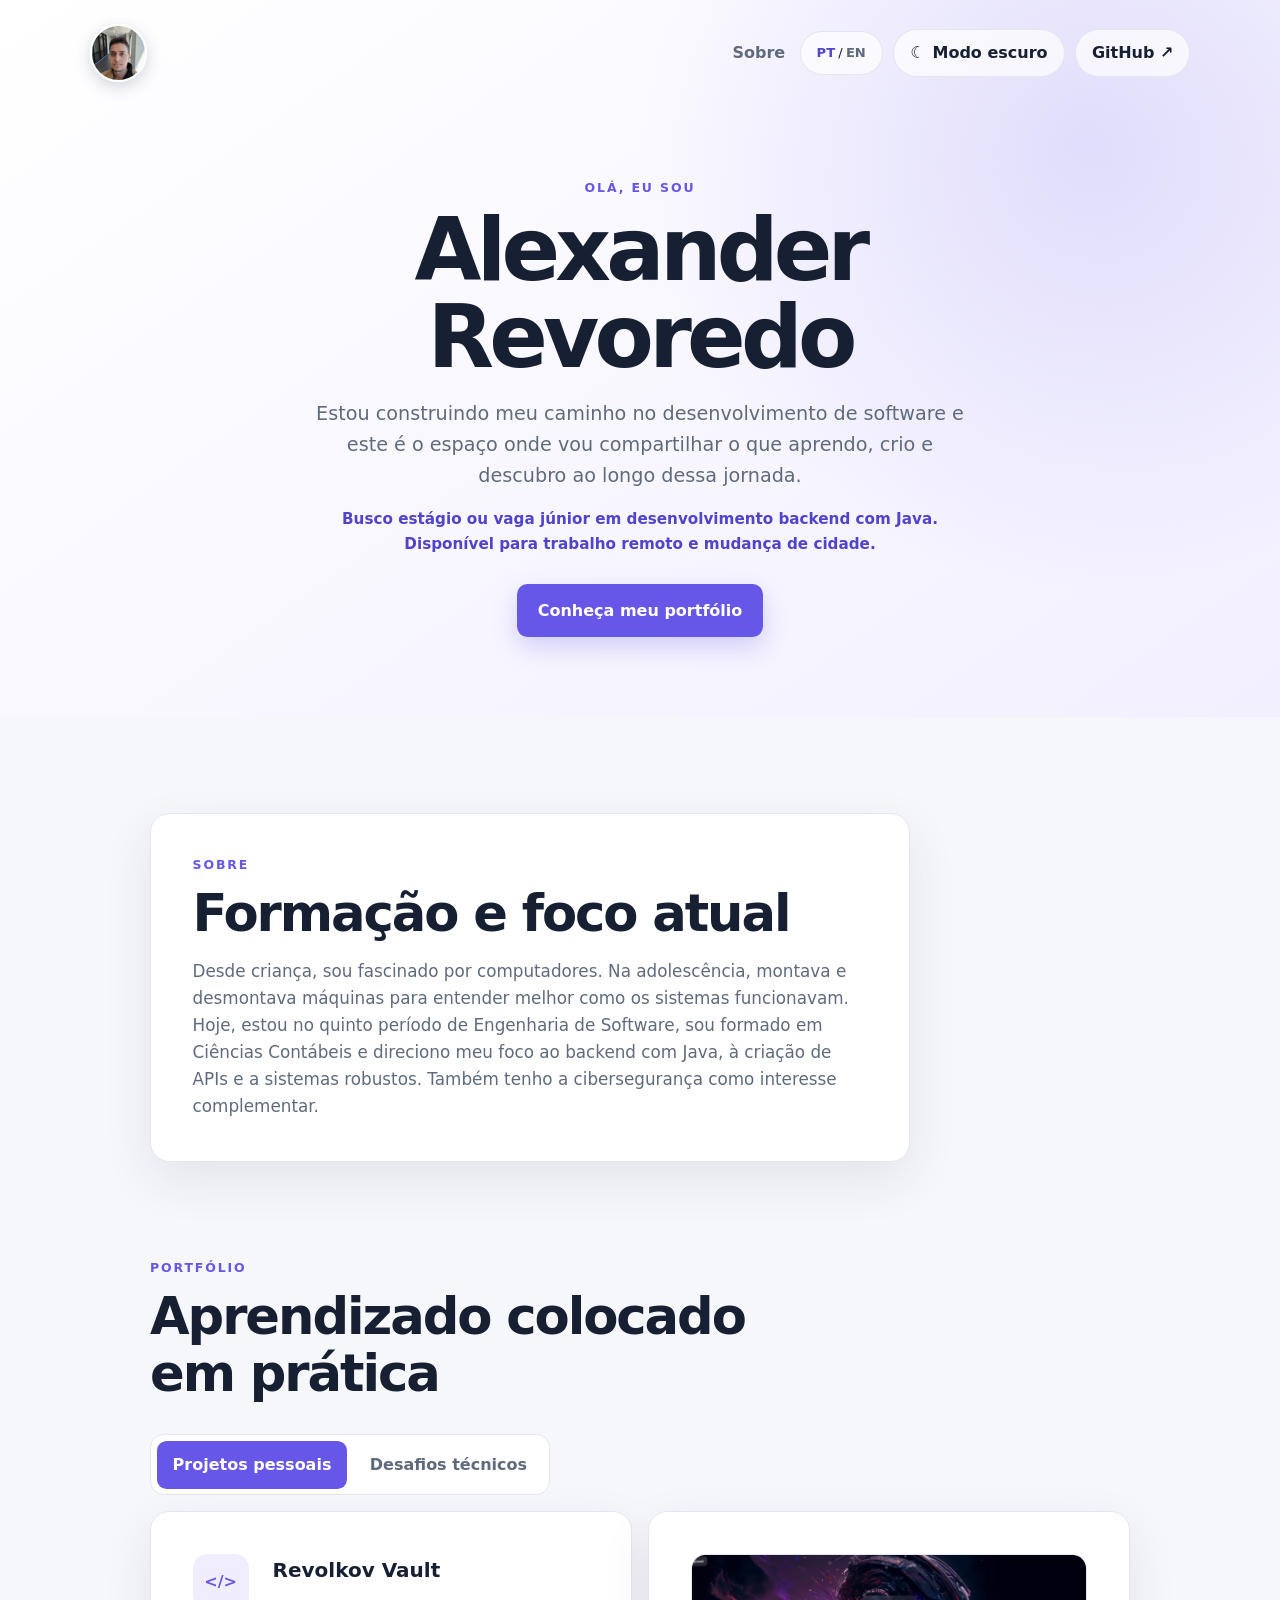
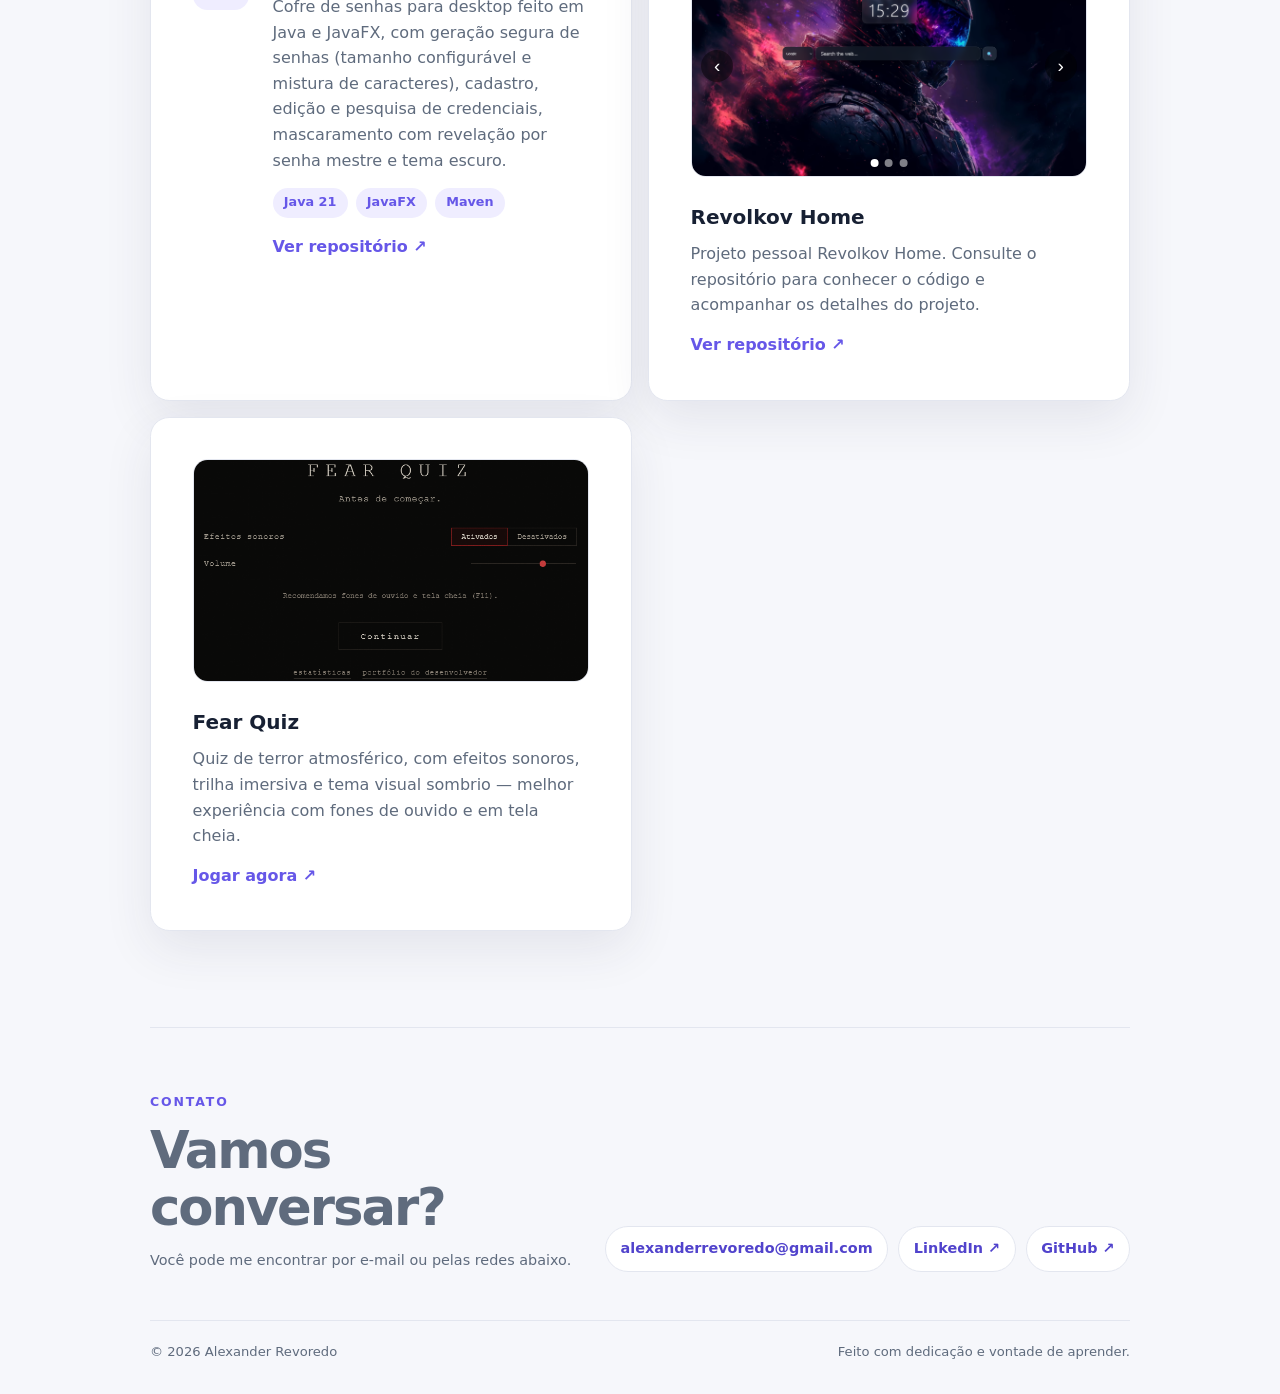
<file: index.html>
<!DOCTYPE html>
<html lang="pt-BR">
<head>
    <meta charset="UTF-8">
    <meta name="viewport" content="width=device-width, initial-scale=1.0">
    <meta name="description" content="Portfólio de Alexander Revoredo, desenvolvedor em aprendizado." data-i18n-content="meta.description">
    <title>Alexander Revoredo | Portfólio</title>
    <link rel="icon" href="/images/alexander-revoredo.jpg">
    <meta name="theme-color" content="#f6f7fb">
    <link rel="stylesheet" href="/css/style.css">
    <script src="/js/i18n.js?v=20260802-3"></script>
    <script src="/js/theme.js"></script>
    <script src="/js/tabs.js" defer></script>
    <script src="/js/carousel.js" defer></script>
    <script src="/js/reveal.js" defer></script>
</head>
<body>
    <a class="skip-link" href="#conteudo" data-i18n="a11y.skipToContent">Pular para o conteúdo</a>
    <header class="hero">
        <nav class="navigation" aria-label="Navegação principal" data-i18n-aria-label="nav.main">
            <a class="profile-link" href="/" aria-label="Página inicial de Alexander Revoredo" data-i18n-aria-label="nav.home">
                <img class="profile-avatar" src="/images/alexander-revoredo.jpg" alt="Foto de Alexander Revoredo" data-i18n-alt="nav.photoAlt">
            </a>
            <div class="navigation-actions">
                <a class="menu-link" href="#sobre" data-i18n="nav.about">Sobre</a>
                <button class="language-toggle" type="button" aria-pressed="false" aria-label="Mudar idioma para inglês">
                    <span class="language-option is-active" data-language-option="pt">PT</span>
                    <span aria-hidden="true">/</span>
                    <span class="language-option" data-language-option="en">EN</span>
                </button>
                <button class="theme-toggle" type="button" aria-pressed="false" aria-label="Ativar modo escuro">
                    <span class="theme-icon" aria-hidden="true">☾</span>
                    <span class="theme-label">Modo escuro</span>
                </button>
                <a class="github-link" href="https://github.com/AlexanderRevoredo" target="_blank" rel="noopener noreferrer">
                    GitHub <span class="link-arrow" aria-hidden="true">↗</span>
                </a>
            </div>
        </nav>

        <div class="hero-content">
            <p class="eyebrow" data-i18n="hero.eyebrow">Olá, eu sou</p>
            <h1>Alexander Revoredo</h1>
            <p class="introduction" data-i18n="hero.introduction">
                Estou construindo meu caminho no desenvolvimento de software e este é o espaço onde vou compartilhar
                o que aprendo, crio e descubro ao longo dessa jornada.
            </p>
            <p class="opportunity-note" data-i18n="hero.opportunity">
                Busco estágio ou vaga júnior em desenvolvimento backend com Java. Disponível para trabalho remoto e
                mudança de cidade.
            </p>
            <a class="primary-button" href="#projetos" data-i18n="hero.cta">Conheça meu portfólio</a>
        </div>
    </header>

    <main id="conteudo">
        <section class="about" id="sobre" aria-labelledby="about-title">
            <div class="about-card" data-reveal>
                <p class="eyebrow" data-i18n="about.eyebrow">Sobre</p>
                <h2 id="about-title" data-i18n="about.title">Formação e foco atual</h2>
                <p data-i18n="about.body">
                    Desde criança, sou fascinado por computadores. Na adolescência, montava e desmontava máquinas para
                    entender melhor como os sistemas funcionavam. Hoje, estou no quinto período de Engenharia de
                    Software, sou formado em Ciências Contábeis e direciono meu foco ao backend com Java, à criação de
                    APIs e a sistemas robustos. Também tenho a cibersegurança como interesse complementar.
                </p>
            </div>
        </section>

        <section class="projects" id="projetos" aria-labelledby="projects-title">
            <div class="section-heading">
                <p class="eyebrow" data-i18n="projects.eyebrow">Portfólio</p>
                <h2 id="projects-title" data-i18n="projects.title">Aprendizado colocado em prática</h2>
            </div>

            <div class="tabs" data-tabs>
                <div class="tab-list" role="tablist" aria-label="Categorias do portfólio" data-i18n-aria-label="projects.tabsLabel">
                    <button class="tab-button" id="personal-projects-tab" type="button" role="tab"
                            aria-selected="true" aria-controls="personal-projects-panel" tabindex="0" data-i18n="projects.personalTab">
                        Projetos pessoais
                    </button>
                    <button class="tab-button" id="technical-challenges-tab" type="button" role="tab"
                            aria-selected="false" aria-controls="technical-challenges-panel" tabindex="-1" data-i18n="projects.challengesTab">
                        Desafios técnicos
                    </button>
                </div>

                <div class="tab-panel" id="personal-projects-panel" role="tabpanel"
                     aria-labelledby="personal-projects-tab" tabindex="0">
                    <div class="projects-grid">
                        <article class="project-placeholder" data-reveal>
                            <div class="placeholder-icon" aria-hidden="true">&lt;/&gt;</div>
                            <div>
                                <h3 data-i18n="projects.vault.title">Revolkov Vault</h3>
                                <p data-i18n="projects.vault.body">
                                    Cofre de senhas para desktop feito em Java e JavaFX, com geração segura de senhas
                                    (tamanho configurável e mistura de caracteres), cadastro, edição e pesquisa de
                                    credenciais, mascaramento com revelação por senha mestre e tema escuro.
                                </p>
                                <ul class="project-tags" aria-label="Tecnologias utilizadas" data-i18n-aria-label="projects.vault.techLabel">
                                    <li>Java 21</li>
                                    <li>JavaFX</li>
                                    <li>Maven</li>
                                </ul>
                                <a class="project-link" href="https://github.com/AlexanderRevoredo/Revolkov-vault" target="_blank" rel="noopener noreferrer"
                                   aria-label="Repositório do Revolkov Vault no GitHub (abre em uma nova aba)" data-i18n-aria-label="projects.vault.linkLabel">
                                    <span data-i18n="projects.vault.link">Ver repositório</span> <span class="link-arrow" aria-hidden="true">↗</span>
                                </a>
                            </div>
                        </article>

                        <article class="project-placeholder project-placeholder--media" data-reveal>
                            <div class="project-carousel" data-carousel>
                                <ul class="project-carousel-track">
                                    <li class="project-carousel-slide is-active">
                                        <img src="/images/revolkov-home-1.webp" loading="lazy" decoding="async"
                                             alt="Captura de tela do Revolkov Home com plano de fundo futurista" data-i18n-alt="projects.home.image1Alt">
                                    </li>
                                    <li class="project-carousel-slide">
                                        <img src="/images/revolkov-home-2.webp" loading="lazy" decoding="async"
                                             alt="Captura de tela do Revolkov Home com plano de fundo de anime" data-i18n-alt="projects.home.image2Alt">
                                    </li>
                                    <li class="project-carousel-slide">
                                        <img src="/images/revolkov-home-3.webp" loading="lazy" decoding="async"
                                             alt="Captura de tela do Revolkov Home com plano de fundo de central de monitores" data-i18n-alt="projects.home.image3Alt">
                                    </li>
                                </ul>
                                <button type="button" class="carousel-control carousel-control--prev"
                                        aria-label="Imagem anterior" data-i18n-aria-label="projects.carousel.prevLabel">‹</button>
                                <button type="button" class="carousel-control carousel-control--next"
                                        aria-label="Próxima imagem" data-i18n-aria-label="projects.carousel.nextLabel">›</button>
                                <div class="carousel-dots">
                                    <button type="button" class="carousel-dot is-active" data-index="0"
                                            aria-label="Ver imagem 1 de 3" data-i18n-aria-label="projects.carousel.dot1"></button>
                                    <button type="button" class="carousel-dot" data-index="1"
                                            aria-label="Ver imagem 2 de 3" data-i18n-aria-label="projects.carousel.dot2"></button>
                                    <button type="button" class="carousel-dot" data-index="2"
                                            aria-label="Ver imagem 3 de 3" data-i18n-aria-label="projects.carousel.dot3"></button>
                                </div>
                            </div>
                            <div>
                                <h3 data-i18n="projects.home.title">Revolkov Home</h3>
                                <p data-i18n="projects.home.body">
                                    Projeto pessoal Revolkov Home. Consulte o repositório para conhecer o código e
                                    acompanhar os detalhes do projeto.
                                </p>
                                <a class="project-link" href="https://github.com/AlexanderRevoredo/revolkov-Home" target="_blank" rel="noopener noreferrer"
                                   aria-label="Repositório do Revolkov Home no GitHub (abre em uma nova aba)" data-i18n-aria-label="projects.home.linkLabel">
                                    <span data-i18n="projects.home.link">Ver repositório</span> <span class="link-arrow" aria-hidden="true">↗</span>
                                </a>
                            </div>
                        </article>

                        <article class="project-placeholder project-placeholder--media" data-reveal>
                            <img class="project-thumbnail" src="/images/fear-quiz.webp" loading="lazy" decoding="async"
                                 alt="Captura de tela do Fear Quiz" data-i18n-alt="projects.fearQuiz.imageAlt">
                            <div>
                                <h3 data-i18n="projects.fearQuiz.title">Fear Quiz</h3>
                                <p data-i18n="projects.fearQuiz.body">
                                    Quiz de terror atmosférico, com efeitos sonoros, trilha imersiva e tema visual
                                    sombrio — melhor experiência com fones de ouvido e em tela cheia.
                                </p>
                                <a class="project-link" href="https://fear-quiz.onrender.com/" target="_blank" rel="noopener noreferrer"
                                   aria-label="Jogar Fear Quiz (abre em uma nova aba)" data-i18n-aria-label="projects.fearQuiz.linkLabel">
                                    <span data-i18n="projects.fearQuiz.link">Jogar agora</span> <span class="link-arrow" aria-hidden="true">↗</span>
                                </a>
                            </div>
                        </article>
                    </div>
                </div>

                <article class="project-placeholder tab-panel" id="technical-challenges-panel" role="tabpanel"
                         aria-labelledby="technical-challenges-tab" tabindex="0" hidden>
                    <div class="placeholder-icon" aria-hidden="true">✓</div>
                    <div>
                        <h3 data-i18n="projects.challengesTitle">Desafios técnicos aparecerão aqui</h3>
                        <p data-i18n="projects.challengesBody">
                            Esta área poderá apresentar soluções para desafios práticos propostos por empresas em
                            processos seletivos, atuais ou antigos, como demonstração de habilidade — sem indicar
                            aprovação ou contratação.
                        </p>
                    </div>
                </article>
            </div>
        </section>
    </main>

    <footer class="site-footer" id="contato" aria-labelledby="contact-title">
        <div class="contact-content" data-reveal>
            <div>
                <p class="eyebrow" data-i18n="contact.eyebrow">Contato</p>
                <h2 id="contact-title" data-i18n="contact.title">Vamos conversar?</h2>
                <p class="contact-introduction" data-i18n="contact.introduction">Você pode me encontrar por e-mail ou pelas redes abaixo.</p>
            </div>

            <address class="contact-links">
                <a href="mailto:alexanderrevoredo@gmail.com" aria-label="Enviar e-mail para Alexander Revoredo"
                   data-i18n-aria-label="contact.emailLabel">alexanderrevoredo@gmail.com</a>
                <a href="https://www.linkedin.com/in/alex-revolkov/" target="_blank" rel="noopener noreferrer"
                   aria-label="LinkedIn de Alexander Revoredo (abre em uma nova aba)" data-i18n-aria-label="contact.linkedinLabel">
                    <span data-i18n="contact.linkedin">LinkedIn</span> <span class="link-arrow" aria-hidden="true">↗</span>
                </a>
                <a href="https://github.com/AlexanderRevoredo" target="_blank" rel="noopener noreferrer"
                   aria-label="GitHub de Alexander Revoredo (abre em uma nova aba)" data-i18n-aria-label="contact.githubLabel">
                    <span data-i18n="contact.github">GitHub</span> <span class="link-arrow" aria-hidden="true">↗</span>
                </a>
            </address>
        </div>

        <div class="footer-note">
            <p class="footer-copyright" data-i18n="footer.copyright">© 2026 Alexander Revoredo</p>
            <p class="footer-signature" data-i18n="footer.note">Feito com dedicação e vontade de aprender.</p>
        </div>
    </footer>
</body>
</html>
</file>
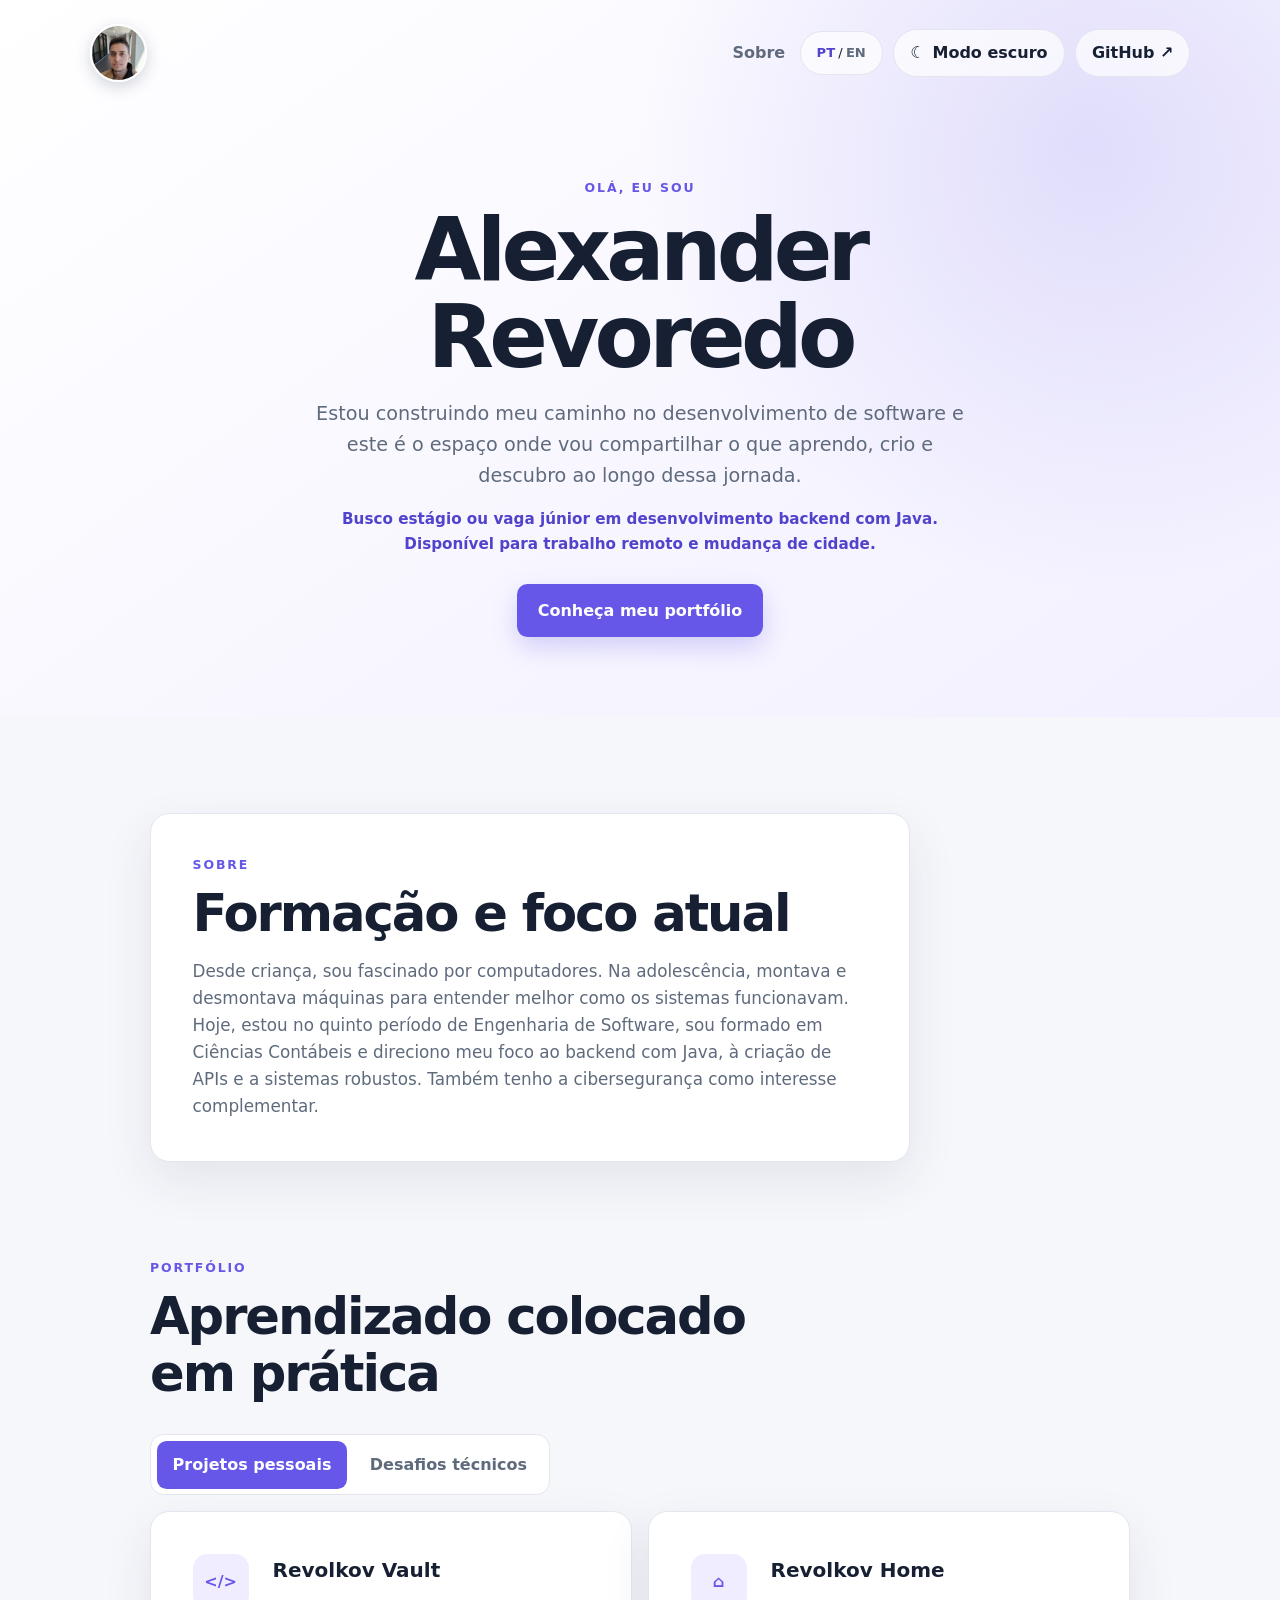
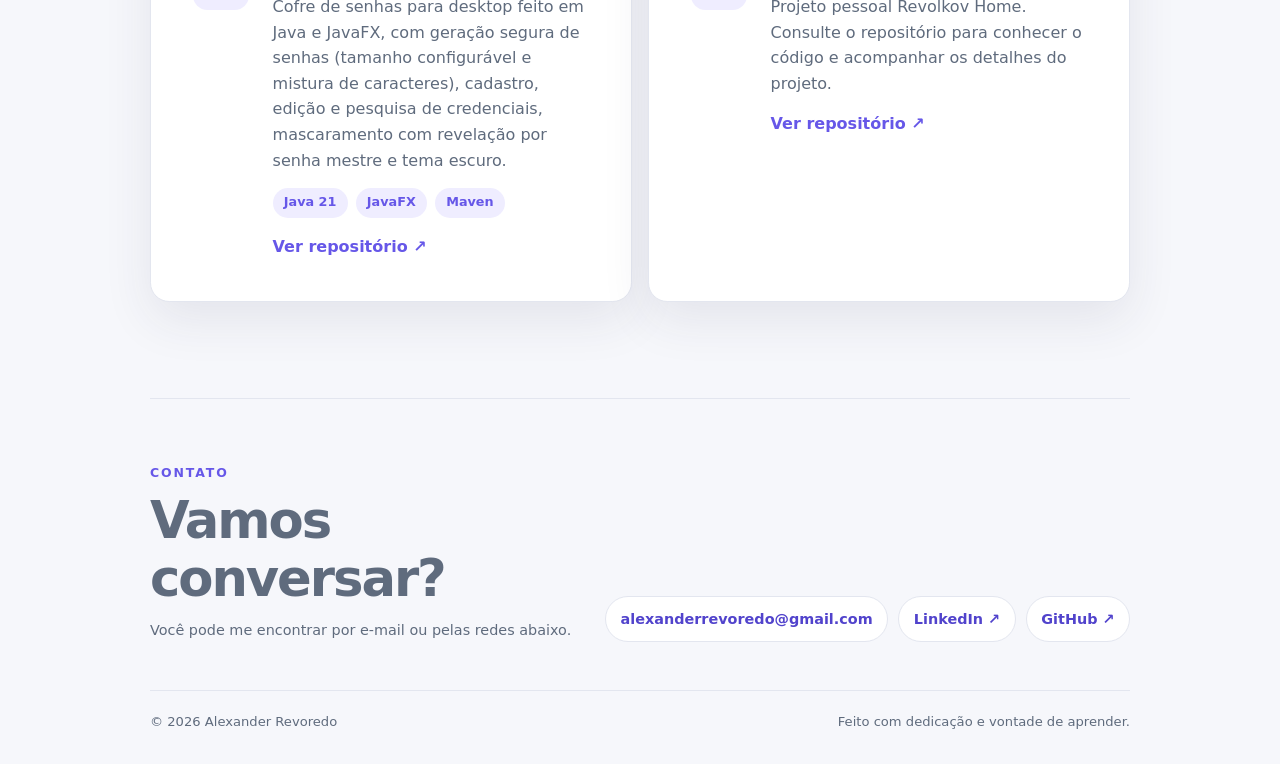
<file: src/main/resources/static/index.html>
<!DOCTYPE html>
<html lang="pt-BR">
<head>
    <meta charset="UTF-8">
    <meta name="viewport" content="width=device-width, initial-scale=1.0">
    <meta name="description" content="Portfólio de Alexander Revoredo, desenvolvedor em aprendizado." data-i18n-content="meta.description">
    <title>Alexander Revoredo | Portfólio</title>
    <link rel="stylesheet" href="/css/style.css">
    <script src="/js/i18n.js?v=20260802-3"></script>
    <script src="/js/theme.js"></script>
    <script src="/js/tabs.js" defer></script>
</head>
<body>
    <header class="hero">
        <nav class="navigation" aria-label="Navegação principal" data-i18n-aria-label="nav.main">
            <a class="profile-link" href="/" aria-label="Página inicial de Alexander Revoredo" data-i18n-aria-label="nav.home">
                <img class="profile-avatar" src="/images/alexander-revoredo.jpg" alt="Foto de Alexander Revoredo" data-i18n-alt="nav.photoAlt">
            </a>
            <div class="navigation-actions">
                <a class="menu-link" href="#sobre" data-i18n="nav.about">Sobre</a>
                <button class="language-toggle" type="button" aria-pressed="false" aria-label="Mudar idioma para inglês">
                    <span class="language-option is-active" data-language-option="pt">PT</span>
                    <span aria-hidden="true">/</span>
                    <span class="language-option" data-language-option="en">EN</span>
                </button>
                <button class="theme-toggle" type="button" aria-pressed="false" aria-label="Ativar modo escuro">
                    <span class="theme-icon" aria-hidden="true">☾</span>
                    <span class="theme-label">Modo escuro</span>
                </button>
                <a class="github-link" href="https://github.com/AlexanderRevoredo" target="_blank" rel="noopener noreferrer">
                    GitHub <span aria-hidden="true">↗</span>
                </a>
            </div>
        </nav>

        <div class="hero-content">
            <p class="eyebrow" data-i18n="hero.eyebrow">Olá, eu sou</p>
            <h1>Alexander Revoredo</h1>
            <p class="introduction" data-i18n="hero.introduction">
                Estou construindo meu caminho no desenvolvimento de software e este é o espaço onde vou compartilhar
                o que aprendo, crio e descubro ao longo dessa jornada.
            </p>
            <p class="opportunity-note" data-i18n="hero.opportunity">
                Busco estágio ou vaga júnior em desenvolvimento backend com Java. Disponível para trabalho remoto e
                mudança de cidade.
            </p>
            <a class="primary-button" href="#projetos" data-i18n="hero.cta">Conheça meu portfólio</a>
        </div>
    </header>

    <main>
        <section class="about" id="sobre" aria-labelledby="about-title">
            <div class="about-card">
                <p class="eyebrow" data-i18n="about.eyebrow">Sobre</p>
                <h2 id="about-title" data-i18n="about.title">Formação e foco atual</h2>
                <p data-i18n="about.body">
                    Desde criança, sou fascinado por computadores. Na adolescência, montava e desmontava máquinas para
                    entender melhor como os sistemas funcionavam. Hoje, estou no quinto período de Engenharia de
                    Software, sou formado em Ciências Contábeis e direciono meu foco ao backend com Java, à criação de
                    APIs e a sistemas robustos. Também tenho a cibersegurança como interesse complementar.
                </p>
            </div>
        </section>

        <section class="projects" id="projetos" aria-labelledby="projects-title">
            <div class="section-heading">
                <p class="eyebrow" data-i18n="projects.eyebrow">Portfólio</p>
                <h2 id="projects-title" data-i18n="projects.title">Aprendizado colocado em prática</h2>
            </div>

            <div class="tabs" data-tabs>
                <div class="tab-list" role="tablist" aria-label="Categorias do portfólio" data-i18n-aria-label="projects.tabsLabel">
                    <button class="tab-button" id="personal-projects-tab" type="button" role="tab"
                            aria-selected="true" aria-controls="personal-projects-panel" tabindex="0" data-i18n="projects.personalTab">
                        Projetos pessoais
                    </button>
                    <button class="tab-button" id="technical-challenges-tab" type="button" role="tab"
                            aria-selected="false" aria-controls="technical-challenges-panel" tabindex="-1" data-i18n="projects.challengesTab">
                        Desafios técnicos
                    </button>
                </div>

                <div class="tab-panel" id="personal-projects-panel" role="tabpanel"
                     aria-labelledby="personal-projects-tab" tabindex="0">
                    <div class="projects-grid">
                        <article class="project-placeholder">
                            <div class="placeholder-icon" aria-hidden="true">&lt;/&gt;</div>
                            <div>
                                <h3 data-i18n="projects.vault.title">Revolkov Vault</h3>
                                <p data-i18n="projects.vault.body">
                                    Cofre de senhas para desktop feito em Java e JavaFX, com geração segura de senhas
                                    (tamanho configurável e mistura de caracteres), cadastro, edição e pesquisa de
                                    credenciais, mascaramento com revelação por senha mestre e tema escuro.
                                </p>
                                <ul class="project-tags" aria-label="Tecnologias utilizadas" data-i18n-aria-label="projects.vault.techLabel">
                                    <li>Java 21</li>
                                    <li>JavaFX</li>
                                    <li>Maven</li>
                                </ul>
                                <a class="project-link" href="https://github.com/AlexanderRevoredo/Revolkov-vault" target="_blank" rel="noopener noreferrer"
                                   aria-label="Repositório do Revolkov Vault no GitHub (abre em uma nova aba)" data-i18n-aria-label="projects.vault.linkLabel">
                                    <span data-i18n="projects.vault.link">Ver repositório</span> <span aria-hidden="true">↗</span>
                                </a>
                            </div>
                        </article>

                        <article class="project-placeholder">
                            <div class="placeholder-icon" aria-hidden="true">⌂</div>
                            <div>
                                <h3 data-i18n="projects.home.title">Revolkov Home</h3>
                                <p data-i18n="projects.home.body">
                                    Projeto pessoal Revolkov Home. Consulte o repositório para conhecer o código e
                                    acompanhar os detalhes do projeto.
                                </p>
                                <a class="project-link" href="https://github.com/AlexanderRevoredo/revolkov-Home" target="_blank" rel="noopener noreferrer"
                                   aria-label="Repositório do Revolkov Home no GitHub (abre em uma nova aba)" data-i18n-aria-label="projects.home.linkLabel">
                                    <span data-i18n="projects.home.link">Ver repositório</span> <span aria-hidden="true">↗</span>
                                </a>
                            </div>
                        </article>
                    </div>
                </div>

                <article class="project-placeholder tab-panel" id="technical-challenges-panel" role="tabpanel"
                         aria-labelledby="technical-challenges-tab" tabindex="0" hidden>
                    <div class="placeholder-icon" aria-hidden="true">✓</div>
                    <div>
                        <h3 data-i18n="projects.challengesTitle">Desafios técnicos aparecerão aqui</h3>
                        <p data-i18n="projects.challengesBody">
                            Esta área poderá apresentar soluções para desafios práticos propostos por empresas em
                            processos seletivos, atuais ou antigos, como demonstração de habilidade — sem indicar
                            aprovação ou contratação.
                        </p>
                    </div>
                </article>
            </div>
        </section>
    </main>

    <footer class="site-footer" id="contato" aria-labelledby="contact-title">
        <div class="contact-content">
            <div>
                <p class="eyebrow" data-i18n="contact.eyebrow">Contato</p>
                <h2 id="contact-title" data-i18n="contact.title">Vamos conversar?</h2>
                <p class="contact-introduction" data-i18n="contact.introduction">Você pode me encontrar por e-mail ou pelas redes abaixo.</p>
            </div>

            <address class="contact-links">
                <a href="mailto:alexanderrevoredo@gmail.com" aria-label="Enviar e-mail para Alexander Revoredo"
                   data-i18n-aria-label="contact.emailLabel">alexanderrevoredo@gmail.com</a>
                <a href="https://www.linkedin.com/in/alex-revolkov/" target="_blank" rel="noopener noreferrer"
                   aria-label="LinkedIn de Alexander Revoredo (abre em uma nova aba)" data-i18n-aria-label="contact.linkedinLabel">
                    <span data-i18n="contact.linkedin">LinkedIn</span> <span aria-hidden="true">↗</span>
                </a>
                <a href="https://github.com/AlexanderRevoredo" target="_blank" rel="noopener noreferrer"
                   aria-label="GitHub de Alexander Revoredo (abre em uma nova aba)" data-i18n-aria-label="contact.githubLabel">
                    <span data-i18n="contact.github">GitHub</span> <span aria-hidden="true">↗</span>
                </a>
            </address>
        </div>

        <div class="footer-note">
            <p class="footer-copyright" data-i18n="footer.copyright">© 2026 Alexander Revoredo</p>
            <p class="footer-signature" data-i18n="footer.note">Feito com dedicação e vontade de aprender.</p>
        </div>
    </footer>
</body>
</html>
</file>
<file: css/style.css>
:root {
    --background: #f6f7fb;
    --surface: #ffffff;
    --text: #172033;
    --muted: #5f6b7d;
    --accent: #6657e8;
    --accent-dark: #5143cc;
    --border: #e3e6ef;
    --shadow: 0 18px 50px rgba(42, 48, 80, 0.09);
    --hero-start: #ffffff;
    --hero-end: #f2f0ff;
    --hero-glow: rgba(102, 87, 232, 0.16);
    --control-background: rgba(255, 255, 255, 0.7);
    --icon-background: #efedff;
    --shadow-hover: 0 24px 60px rgba(42, 48, 80, 0.16);
    color-scheme: light;
}

:root[data-theme="dark"] {
    --background: #0e1220;
    --surface: #171c2d;
    --text: #f2f3f8;
    --muted: #adb5c7;
    --accent: #9b91ff;
    --accent-dark: #b7b0ff;
    --border: #30374b;
    --shadow: 0 18px 50px rgba(0, 0, 0, 0.3);
    --hero-start: #151a2b;
    --hero-end: #101424;
    --hero-glow: rgba(139, 126, 255, 0.2);
    --control-background: rgba(23, 28, 45, 0.78);
    --icon-background: #29274d;
    --shadow-hover: 0 24px 60px rgba(0, 0, 0, 0.45);
    color-scheme: dark;
}

* {
    box-sizing: border-box;
}

html {
    scroll-behavior: smooth;
}

body {
    margin: 0;
    overflow-x: hidden;
    color: var(--text);
    background: var(--background);
    font-family: Inter, ui-sans-serif, system-ui, -apple-system, BlinkMacSystemFont, "Segoe UI", sans-serif;
    line-height: 1.6;
}

a {
    color: inherit;
}

.skip-link {
    position: absolute;
    top: -3rem;
    left: 1rem;
    z-index: 100;
    padding: 0.7rem 1.1rem;
    border-radius: 0.6rem;
    color: #ffffff;
    background: var(--accent);
    font-weight: 700;
    text-decoration: none;
    transition: top 180ms ease;
}

.skip-link:focus-visible {
    top: 1rem;
    outline: 3px solid var(--accent-dark);
    outline-offset: 3px;
}

.hero {
    min-height: 68vh;
    padding: 0 7vw 5rem;
    background:
        radial-gradient(circle at 85% 20%, var(--hero-glow), transparent 28rem),
        linear-gradient(145deg, var(--hero-start) 0%, var(--hero-end) 100%);
}

.navigation {
    display: flex;
    align-items: center;
    justify-content: space-between;
    width: min(1120px, 100%);
    margin: 0 auto;
    padding: 1.5rem 0;
}

.profile-link {
    flex: 0 0 auto;
    display: block;
    width: 3.6rem;
    height: 3.6rem;
    border-radius: 50%;
    text-decoration: none;
    transition: transform 180ms ease;
}

.profile-link:hover,
.profile-link:focus-visible {
    transform: translateY(-2px);
}

.profile-link:focus-visible {
    outline: 3px solid var(--accent);
    outline-offset: 3px;
}

.profile-avatar {
    display: block;
    width: 100%;
    height: 100%;
    border: 2px solid var(--surface);
    border-radius: 50%;
    object-fit: cover;
    object-position: center 42%;
    box-shadow: 0 5px 16px rgba(42, 48, 80, 0.2);
}

.eyebrow {
    color: var(--accent);
}

.navigation-actions {
    display: flex;
    align-items: center;
    gap: 0.65rem;
    min-width: 0;
}

.menu-link {
    padding: 0.55rem 0.25rem;
    color: var(--muted);
    font-weight: 700;
    text-decoration: none;
    text-underline-offset: 0.3rem;
}

.menu-link:hover,
.menu-link:focus-visible {
    color: var(--accent);
    text-decoration: underline;
}

.menu-link:focus-visible {
    outline: 2px solid var(--accent);
    outline-offset: 3px;
    border-radius: 0.25rem;
}

.github-link,
.language-toggle,
.theme-toggle {
    min-height: 2.75rem;
    padding: 0.65rem 1rem;
    border: 1px solid var(--border);
    border-radius: 999px;
    color: var(--text);
    background: var(--control-background);
    font-weight: 650;
    text-decoration: none;
    transition: border-color 180ms ease, transform 180ms ease;
}

.language-toggle,
.theme-toggle {
    display: inline-flex;
    align-items: center;
    gap: 0.45rem;
    font: inherit;
    font-weight: 650;
    cursor: pointer;
}

.language-toggle {
    gap: 0.2rem;
    font: inherit;
    font-size: 0.82rem;
    cursor: pointer;
}

.language-option {
    color: var(--muted);
    font-weight: 600;
}

.language-option.is-active {
    color: var(--accent-dark);
    font-weight: 800;
}

.theme-icon {
    font-size: 1.05rem;
    line-height: 1;
}

.github-link:hover,
.github-link:focus-visible,
.language-toggle:hover,
.language-toggle:focus-visible,
.theme-toggle:hover,
.theme-toggle:focus-visible {
    border-color: var(--accent);
    transform: translateY(-2px);
}

.github-link:active,
.language-toggle:active,
.theme-toggle:active {
    transform: translateY(0) scale(0.97);
}

.hero-content {
    width: min(760px, 100%);
    margin: 8vh auto 0;
    text-align: center;
}

.eyebrow {
    margin: 0 0 0.6rem;
    font-size: 0.78rem;
    font-weight: 800;
    letter-spacing: 0.15em;
    text-transform: uppercase;
}

h1,
h2,
h3,
p {
    margin-top: 0;
}

h1 {
    margin-bottom: 1.2rem;
    font-size: clamp(2.6rem, 7vw, 5.4rem);
    line-height: 1;
    letter-spacing: -0.055em;
}

.introduction {
    max-width: 660px;
    margin: 0 auto 1rem;
    color: var(--muted);
    font-size: clamp(1rem, 2.2vw, 1.2rem);
}

.opportunity-note {
    max-width: 650px;
    margin: 0 auto 1.75rem;
    color: var(--accent-dark);
    font-size: 0.95rem;
    font-weight: 700;
}

.primary-button {
    display: inline-block;
    padding: 0.85rem 1.3rem;
    border-radius: 0.65rem;
    color: #ffffff;
    background: var(--accent);
    box-shadow: 0 10px 25px rgba(102, 87, 232, 0.25);
    font-weight: 700;
    text-decoration: none;
    transition: background 180ms ease, transform 180ms ease;
}

.primary-button:hover,
.primary-button:focus-visible {
    background: var(--accent-dark);
    transform: translateY(-2px);
}

.primary-button:active {
    transform: translateY(0) scale(0.97);
}

.link-arrow {
    display: inline-block;
    transition: transform 200ms ease;
}

a:hover .link-arrow,
a:focus-visible .link-arrow {
    transform: translate(2px, -2px);
}

.primary-button:focus-visible,
footer a:focus-visible {
    outline: 3px solid var(--accent);
    outline-offset: 3px;
}

.about,
.projects {
    width: min(980px, 86vw);
    margin: 0 auto;
    scroll-margin-top: 1.5rem;
}

.about {
    padding: 6rem 0 0;
}

.about-card {
    max-width: 760px;
    padding: clamp(1.5rem, 4vw, 2.6rem);
    border: 1px solid var(--border);
    border-radius: 1.2rem;
    background: var(--surface);
    box-shadow: var(--shadow);
}

.about-card h2 {
    margin-bottom: 1rem;
}

.about-card > p:last-child {
    margin-bottom: 0;
    color: var(--muted);
    font-size: 1.05rem;
}

.projects {
    padding: 6rem 0;
}

.section-heading {
    max-width: 620px;
    margin-bottom: 2rem;
}

h2 {
    margin-bottom: 0;
    font-size: clamp(2rem, 4vw, 3.2rem);
    line-height: 1.12;
    letter-spacing: -0.04em;
}

.tab-list {
    display: flex;
    gap: 0.4rem;
    width: fit-content;
    max-width: 100%;
    margin-bottom: 1rem;
    padding: 0.35rem;
    overflow-x: auto;
    border: 1px solid var(--border);
    border-radius: 0.85rem;
    background: var(--surface);
}

.tab-button {
    flex: 0 0 auto;
    padding: 0.7rem 1rem;
    border: 0;
    border-radius: 0.6rem;
    color: var(--muted);
    background: transparent;
    font: inherit;
    font-weight: 700;
    cursor: pointer;
    transition: color 180ms ease, background 180ms ease;
}

.tab-button[aria-selected="true"] {
    color: #ffffff;
    background: var(--accent);
}

.tab-button:hover:not([aria-selected="true"]) {
    color: var(--text);
    background: var(--icon-background);
}

.tab-button:focus-visible {
    outline: 3px solid var(--accent);
    outline-offset: 2px;
}

.tab-button:active {
    transform: scale(0.97);
}

.project-placeholder {
    display: grid;
    grid-template-columns: auto 1fr;
    gap: 1.5rem;
    align-items: start;
    padding: clamp(1.5rem, 4vw, 2.6rem);
    border: 1px solid var(--border);
    border-radius: 1.2rem;
    background: var(--surface);
    box-shadow: var(--shadow);
    transition: transform 220ms ease, box-shadow 220ms ease, border-color 220ms ease;
}

.project-placeholder:hover,
.project-placeholder:focus-within {
    border-color: var(--accent);
    box-shadow: var(--shadow-hover);
    transform: translateY(-4px);
}

.projects-grid {
    display: grid;
    grid-template-columns: repeat(auto-fit, minmax(min(100%, 24rem), 1fr));
    gap: 1rem;
    align-items: stretch;
}

.projects-grid .project-placeholder {
    height: 100%;
}

.project-placeholder > div:last-child {
    min-width: 0;
}

.tab-panel[hidden] {
    display: none;
}

.tab-panel:focus-visible {
    outline: 3px solid var(--accent);
    outline-offset: 3px;
}

.placeholder-icon {
    display: grid;
    place-items: center;
    width: 3.5rem;
    height: 3.5rem;
    border-radius: 0.9rem;
    color: var(--accent);
    background: var(--icon-background);
    font-weight: 800;
}

.project-placeholder h3 {
    margin-bottom: 0.5rem;
    font-size: 1.25rem;
}

.project-placeholder p {
    margin-bottom: 0.9rem;
    color: var(--muted);
}

.project-placeholder p:last-child {
    margin-bottom: 0;
}

.project-tags {
    display: flex;
    flex-wrap: wrap;
    gap: 0.5rem;
    list-style: none;
    padding: 0;
    margin: 0 0 1rem;
}

.project-tags li {
    padding: 0.3rem 0.7rem;
    border-radius: 999px;
    background: var(--icon-background);
    color: var(--accent);
    font-size: 0.8rem;
    font-weight: 600;
}

.project-placeholder--media {
    grid-template-columns: 1fr;
}

.project-thumbnail {
    width: 100%;
    aspect-ratio: 16 / 9;
    object-fit: cover;
    border-radius: 0.9rem;
    border: 1px solid var(--border);
}

.project-carousel {
    position: relative;
    width: 100%;
    aspect-ratio: 16 / 9;
    border-radius: 0.9rem;
    overflow: hidden;
    border: 1px solid var(--border);
}

.project-carousel-track {
    position: relative;
    width: 100%;
    height: 100%;
    list-style: none;
    margin: 0;
    padding: 0;
}

.project-carousel-slide {
    position: absolute;
    inset: 0;
    opacity: 0;
    transition: opacity 0.6s ease;
}

.project-carousel-slide.is-active {
    opacity: 1;
}

.project-carousel-slide img {
    width: 100%;
    height: 100%;
    object-fit: cover;
    display: block;
}

.carousel-control {
    position: absolute;
    top: 50%;
    transform: translateY(-50%);
    width: 2rem;
    height: 2rem;
    display: grid;
    place-items: center;
    border: none;
    border-radius: 999px;
    background: rgba(0, 0, 0, 0.45);
    color: #fff;
    font-size: 1.2rem;
    line-height: 1;
    cursor: pointer;
}

.carousel-control--prev {
    left: 0.6rem;
}

.carousel-control--next {
    right: 0.6rem;
}

.carousel-control:hover,
.carousel-control:focus-visible {
    background: rgba(0, 0, 0, 0.7);
}

.carousel-control:active {
    transform: translateY(-50%) scale(0.92);
}

.carousel-control {
    transition: background 180ms ease, transform 180ms ease;
}

.carousel-dots {
    position: absolute;
    bottom: 0.6rem;
    left: 50%;
    transform: translateX(-50%);
    display: flex;
    gap: 0.4rem;
}

.carousel-dot {
    width: 0.5rem;
    height: 0.5rem;
    padding: 0;
    border: none;
    border-radius: 999px;
    background: rgba(255, 255, 255, 0.5);
    cursor: pointer;
    transition: background 180ms ease, transform 180ms ease;
}

.carousel-dot:hover,
.carousel-dot:focus-visible {
    background: rgba(255, 255, 255, 0.8);
    transform: scale(1.2);
}

.carousel-dot.is-active {
    background: #fff;
}

.project-link {
    display: inline-flex;
    align-items: center;
    gap: 0.35rem;
    color: var(--accent);
    font-weight: 600;
    text-decoration: none;
}

.project-link:hover,
.project-link:focus-visible {
    text-decoration: underline;
}

.site-footer {
    width: min(980px, 86vw);
    margin: 0 auto;
    padding: 1rem 0 2rem;
    border-top: 1px solid var(--border);
    color: var(--muted);
    font-size: 0.9rem;
    scroll-margin-top: 1.5rem;
}

.contact-content {
    display: grid;
    grid-template-columns: minmax(0, 1fr) minmax(18rem, auto);
    gap: 2rem;
    align-items: end;
    padding: 3rem 0;
}

.contact-content h2 {
    margin-bottom: 0.75rem;
}

.contact-introduction,
.footer-note p {
    margin-bottom: 0;
}

.contact-links {
    display: flex;
    flex-wrap: wrap;
    justify-content: flex-end;
    gap: 0.65rem;
    min-width: 0;
    font-style: normal;
}

.contact-links a {
    min-height: 2.75rem;
    padding: 0.65rem 0.9rem;
    overflow-wrap: anywhere;
    border: 1px solid var(--border);
    border-radius: 999px;
    color: var(--text);
    background: var(--surface);
    text-decoration: none;
    transition: border-color 180ms ease, color 180ms ease, transform 180ms ease;
}

.contact-links a:hover,
.contact-links a:focus-visible {
    border-color: var(--accent);
    color: var(--accent-dark);
    transform: translateY(-2px);
}

.contact-links a:active {
    transform: translateY(0) scale(0.97);
}

.footer-note {
    display: flex;
    align-items: center;
    justify-content: space-between;
    gap: 1rem;
    padding-top: 1.25rem;
    border-top: 1px solid var(--border);
    font-size: 0.82rem;
}

.footer-signature {
    text-align: right;
}

.site-footer a {
    color: var(--accent-dark);
    font-weight: 700;
}

@media (max-width: 600px) {
    .hero {
        min-height: auto;
        padding: 0 6vw 4rem;
    }

    .hero-content {
        margin-top: clamp(2.75rem, 12vw, 4rem);
    }

    h1 {
        font-size: clamp(2.35rem, 13vw, 3.4rem);
    }

    h2 {
        font-size: clamp(1.85rem, 9vw, 2.5rem);
    }

    .theme-label {
        position: absolute;
        width: 1px;
        height: 1px;
        padding: 0;
        margin: -1px;
        overflow: hidden;
        clip: rect(0, 0, 0, 0);
        white-space: nowrap;
        border: 0;
    }

    .theme-toggle {
        padding-inline: 0.8rem;
    }

    .about,
    .projects {
        width: 88vw;
    }

    .about {
        padding-top: 4rem;
    }

    .projects {
        padding: 4rem 0;
    }

    .project-placeholder {
        grid-template-columns: 1fr;
    }

    .site-footer {
        width: 88vw;
    }

    .contact-content {
        grid-template-columns: 1fr;
        gap: 1.5rem;
    }

    .contact-links {
        justify-content: flex-start;
    }

    .footer-note {
        flex-direction: column;
        gap: 0.35rem;
        text-align: center;
    }

    .footer-signature {
        text-align: center;
    }

}

@media (max-width: 420px) {
    .hero {
        padding-inline: 5vw;
    }

    .navigation {
        gap: 0.6rem;
        padding-top: 1rem;
    }

    .profile-link {
        width: 3rem;
        height: 3rem;
    }

    .navigation-actions {
        gap: 0.35rem;
    }

    .menu-link,
    .github-link,
    .language-toggle,
    .theme-toggle {
        font-size: 0.88rem;
    }

    .github-link,
    .language-toggle,
    .theme-toggle {
        padding: 0.55rem 0.7rem;
    }

    .tab-list {
        flex-direction: column;
        width: 100%;
        overflow: visible;
    }

    .tab-button {
        width: 100%;
        min-height: 2.75rem;
        text-align: center;
    }

    .about-card,
    .project-placeholder {
        padding: 1.35rem;
    }

    .contact-links {
        display: grid;
    }

    .contact-links a {
        border-radius: 0.7rem;
        text-align: center;
    }
}

@media (prefers-reduced-motion: no-preference) {
    .hero-content > * {
        animation: hero-fade-up 0.7s ease both;
    }

    .hero-content .eyebrow {
        animation-delay: 0.05s;
    }

    .hero-content h1 {
        animation-delay: 0.12s;
    }

    .hero-content .introduction {
        animation-delay: 0.2s;
    }

    .hero-content .opportunity-note {
        animation-delay: 0.28s;
    }

    .hero-content .primary-button {
        animation-delay: 0.36s;
    }

    @keyframes hero-fade-up {
        from {
            opacity: 0;
            transform: translateY(14px);
        }

        to {
            opacity: 1;
            transform: translateY(0);
        }
    }

    body.js-reveal [data-reveal] {
        opacity: 0;
        transform: translateY(18px);
        transition: opacity 0.6s ease, transform 0.6s ease;
    }

    body.js-reveal [data-reveal].is-visible {
        opacity: 1;
        transform: translateY(0);
    }
}

@media (prefers-reduced-motion: reduce) {
    html {
        scroll-behavior: auto;
    }

    *,
    *::before,
    *::after {
        scroll-behavior: auto !important;
        transition-duration: 0.01ms !important;
    }
}
</file>
